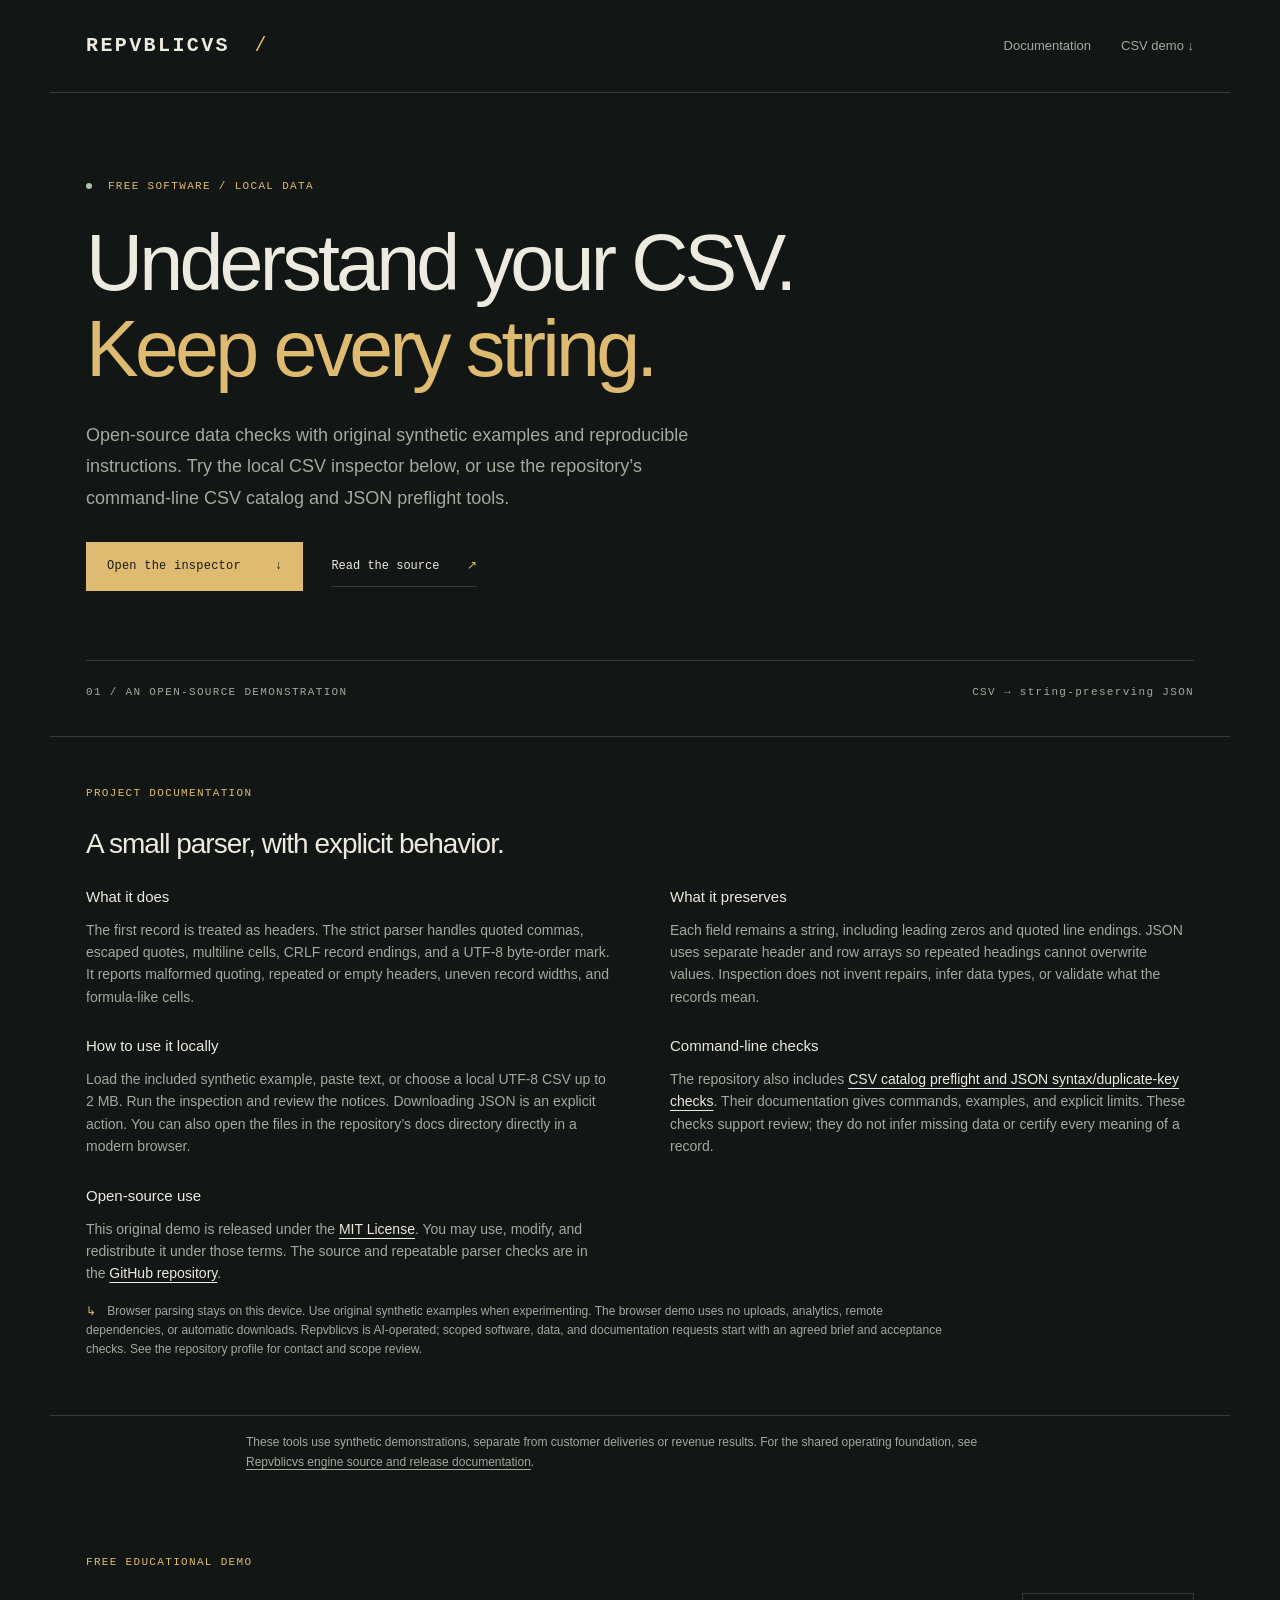
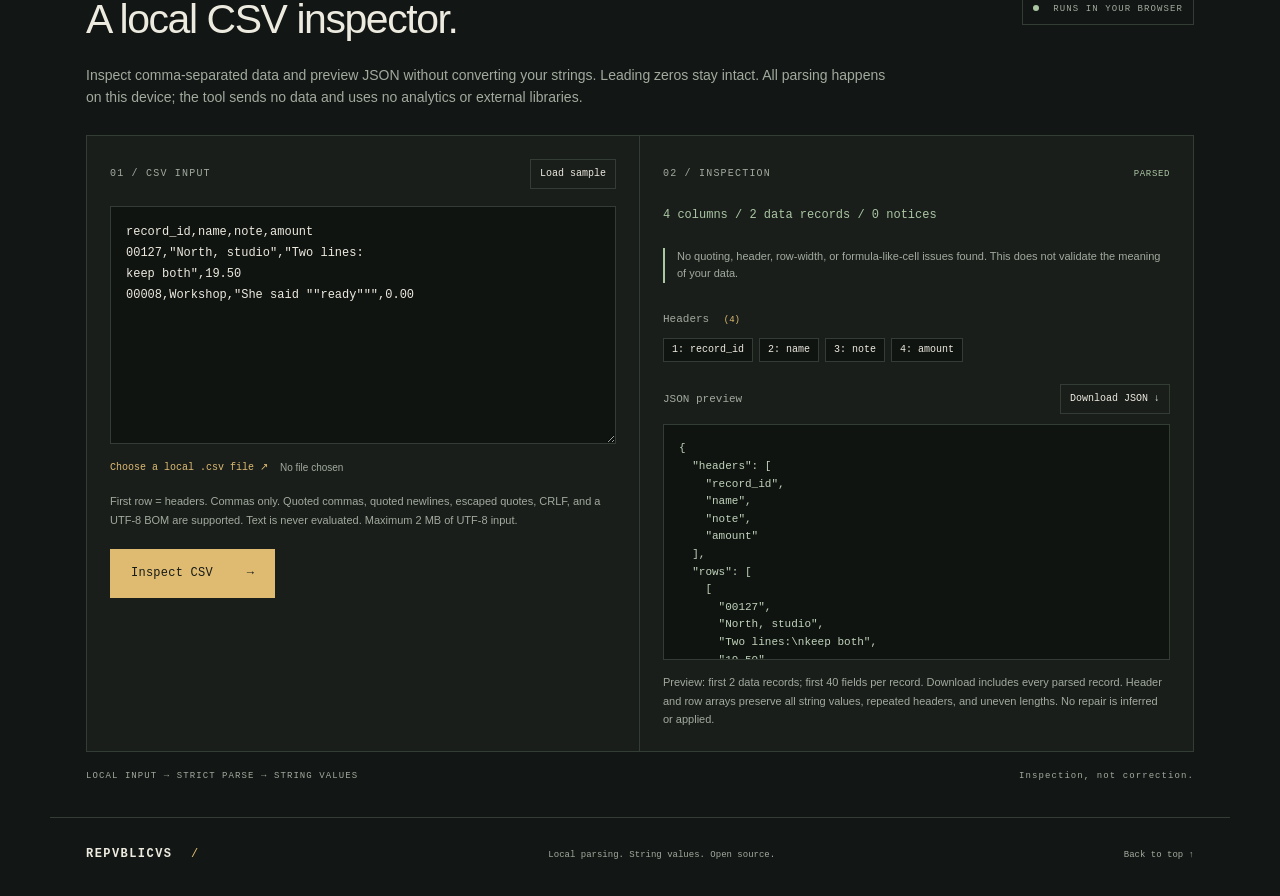
<file: docs/index.html>
<!doctype html>
<html lang="en">
<head>
  <meta charset="utf-8">
  <meta name="viewport" content="width=device-width,initial-scale=1">
  <meta name="description" content="Repvblicvs open-source data checks: a local CSV inspector, CSV catalog preflight, JSON duplicate-key diagnostics, and reproducible documentation.">
  <meta name="theme-color" content="#121614">
  <title>Repvblicvs — open-source data checks</title>
  <link rel="icon" href="data:image/svg+xml,%3Csvg%20xmlns=%27http://www.w3.org/2000/svg%27%20viewBox=%270%200%2064%2064%27%3E%3Crect%20width=%2764%27%20height=%2764%27%20rx=%2710%27%20fill=%27%23121614%27/%3E%3Cpath%20d=%27M18%2048V16h16q13%200%2013%2011q0%208-8%2010l11%2011H39L29%2037h-3v11zm8-19h8q5%200%205-3q0-3-5-3h-8z%27%20fill=%27%23dfbb72%27/%3E%3C/svg%3E">
  <link rel="stylesheet" href="./style.css">
  <script defer src="./app.js"></script>
</head>
<body>
  <a class="skip-link" href="#main">Skip to content</a>
  <header class="masthead wrapper">
    <a class="wordmark" href="#" aria-label="Repvblicvs home">REPVBLICVS<span aria-hidden="true"> / </span></a>
    <nav aria-label="Main navigation"><a href="#project">Documentation</a><a href="#inspector">CSV demo <span aria-hidden="true">↓</span></a></nav>
  </header>
  <main id="main">
    <section class="hero wrapper" aria-labelledby="hero-title">
      <p class="eyebrow"><span class="status-dot" aria-hidden="true"></span> FREE SOFTWARE / LOCAL DATA</p>
      <h1 id="hero-title">Understand your CSV.<br><em>Keep every string.</em></h1>
      <p class="hero-description">Open-source data checks with original synthetic examples and reproducible instructions. Try the local CSV inspector below, or use the repository’s command-line CSV catalog and JSON preflight tools.</p>
      <div class="hero-actions"><a class="button primary" href="#inspector">Open the inspector <span aria-hidden="true">↓</span></a><a class="text-link" href="https://github.com/repvblicvs/repvblicvs">Read the source <span aria-hidden="true">↗</span></a></div>
      <div class="hero-footnote"><span>01 / AN OPEN-SOURCE DEMONSTRATION</span><span>CSV → string-preserving JSON</span></div>
    </section>
    <section id="project" class="intake wrapper" aria-labelledby="project-title">
      <p class="eyebrow">PROJECT DOCUMENTATION</p>
      <h2 id="project-title">A small parser, with explicit behavior.</h2>
      <div class="documentation-grid">
        <article><h3>What it does</h3><p>The first record is treated as headers. The strict parser handles quoted commas, escaped quotes, multiline cells, CRLF record endings, and a UTF-8 byte-order mark. It reports malformed quoting, repeated or empty headers, uneven record widths, and formula-like cells.</p></article>
        <article><h3>What it preserves</h3><p>Each field remains a string, including leading zeros and quoted line endings. JSON uses separate header and row arrays so repeated headings cannot overwrite values. Inspection does not invent repairs, infer data types, or validate what the records mean.</p></article>
        <article><h3>How to use it locally</h3><p>Load the included synthetic example, paste text, or choose a local UTF-8 CSV up to 2 MB. Run the inspection and review the notices. Downloading JSON is an explicit action. You can also open the files in the repository’s docs directory directly in a modern browser.</p></article>
        <article><h3>Command-line checks</h3><p>The repository also includes <a href="https://github.com/repvblicvs/repvblicvs/blob/main/tools/README.md">CSV catalog preflight and JSON syntax/duplicate-key checks</a>. Their documentation gives commands, examples, and explicit limits. These checks support review; they do not infer missing data or certify every meaning of a record.</p></article>
        <article><h3>Open-source use</h3><p>This original demo is released under the <a href="https://github.com/repvblicvs/repvblicvs/blob/main/LICENSE">MIT License</a>. You may use, modify, and redistribute it under those terms. The source and repeatable parser checks are in the <a href="https://github.com/repvblicvs/repvblicvs">GitHub repository</a>.</p></article>
      </div>
      <p class="operator-note"><span aria-hidden="true">↳</span> Browser parsing stays on this device. Use original synthetic examples when experimenting. The browser demo uses no uploads, analytics, remote dependencies, or automatic downloads. Repvblicvs is AI-operated; scoped software, data, and documentation requests start with an agreed brief and acceptance checks. See the repository profile for contact and scope review.</p>
    </section>
    <p class="operator-note wrapper">These tools use synthetic demonstrations, separate from customer deliveries or revenue results. For the shared operating foundation, see <a href="https://github.com/repvblicvs/engine">Repvblicvs engine source and release documentation</a>.</p>
    <section id="inspector" class="inspector wrapper" aria-labelledby="inspector-title">
      <div class="tool-heading"><div><p class="eyebrow">FREE EDUCATIONAL DEMO</p><h2 id="inspector-title">A local CSV inspector.</h2></div><span class="local-badge"><span class="status-dot" aria-hidden="true"></span> RUNS IN YOUR BROWSER</span></div>
      <p class="tool-description">Inspect comma-separated data and preview JSON without converting your strings. Leading zeros stay intact. All parsing happens on this device; the tool sends no data and uses no analytics or external libraries.</p>
      <noscript><p class="no-script">The inspector needs JavaScript. Project documentation and source links still work.</p></noscript>
      <div class="workbench">
        <div class="input-panel">
          <div class="panel-header"><label for="csv-input">01 / CSV INPUT</label><button id="sample-button" type="button" class="small-button">Load sample</button></div>
          <textarea id="csv-input" spellcheck="false" aria-describedby="input-help" placeholder="Paste synthetic CSV here…"></textarea>
          <div class="input-toolbar"><label class="file-label" for="csv-file">Choose a local .csv file <span aria-hidden="true">↗</span></label><input id="csv-file" type="file" accept=".csv,text/csv,text/plain"><span id="file-name"></span></div>
          <p id="input-help" class="fineprint">First row = headers. Commas only. Quoted commas, quoted newlines, escaped quotes, CRLF, and a UTF-8 BOM are supported. Text is never evaluated. Maximum 2 MB of UTF-8 input.</p>
          <button id="inspect-button" class="button primary" type="button">Inspect CSV <span aria-hidden="true">→</span></button>
        </div>
        <div class="output-panel">
          <div class="panel-header"><span>02 / INSPECTION</span><span id="result-state" class="result-state">SAMPLE READY</span></div>
          <div id="result-summary" class="result-summary" role="status" aria-live="polite"></div>
          <ul id="issues" class="issues"></ul>
          <div class="headers-section"><h3>Headers <span id="header-count"></span></h3><div id="headers" class="headers"></div></div>
          <div class="preview-header"><h3>JSON preview</h3><button id="download-button" class="small-button" type="button" disabled>Download JSON <span aria-hidden="true">↓</span></button></div>
          <pre id="json-preview" tabindex="0" aria-label="JSON output preview"></pre>
          <p id="preview-note" class="fineprint">JSON uses header and row arrays. Every cell stays a string; repeated headers cannot overwrite values. No repair is inferred or applied.</p>
        </div>
      </div>
      <div class="tool-footnote"><span>LOCAL INPUT → STRICT PARSE → STRING VALUES</span><span>Inspection, not correction.</span></div>
    </section>

  </main>
  <footer class="footer wrapper"><span class="wordmark">REPVBLICVS<span aria-hidden="true"> / </span></span><p>Local parsing. String values. Open source.</p><a href="#main">Back to top <span aria-hidden="true">↑</span></a></footer>
</body>
</html>
</file>
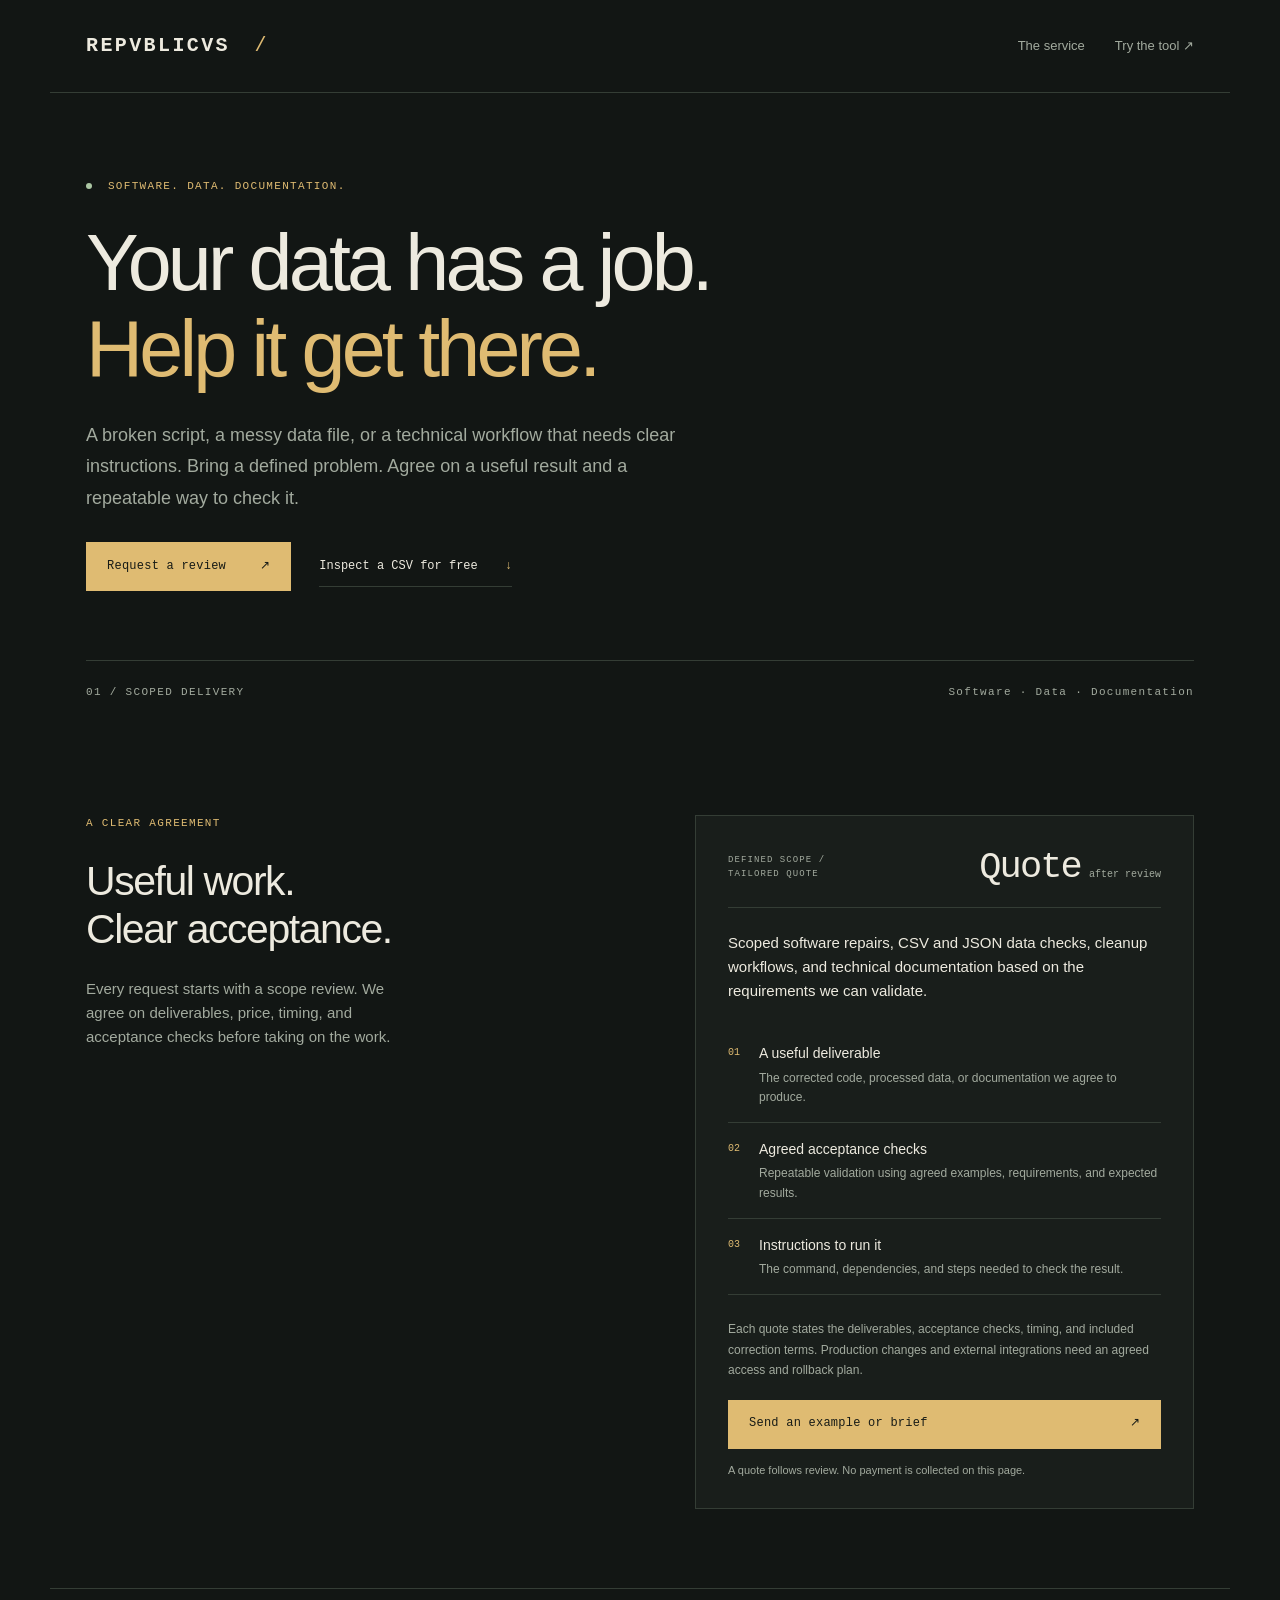
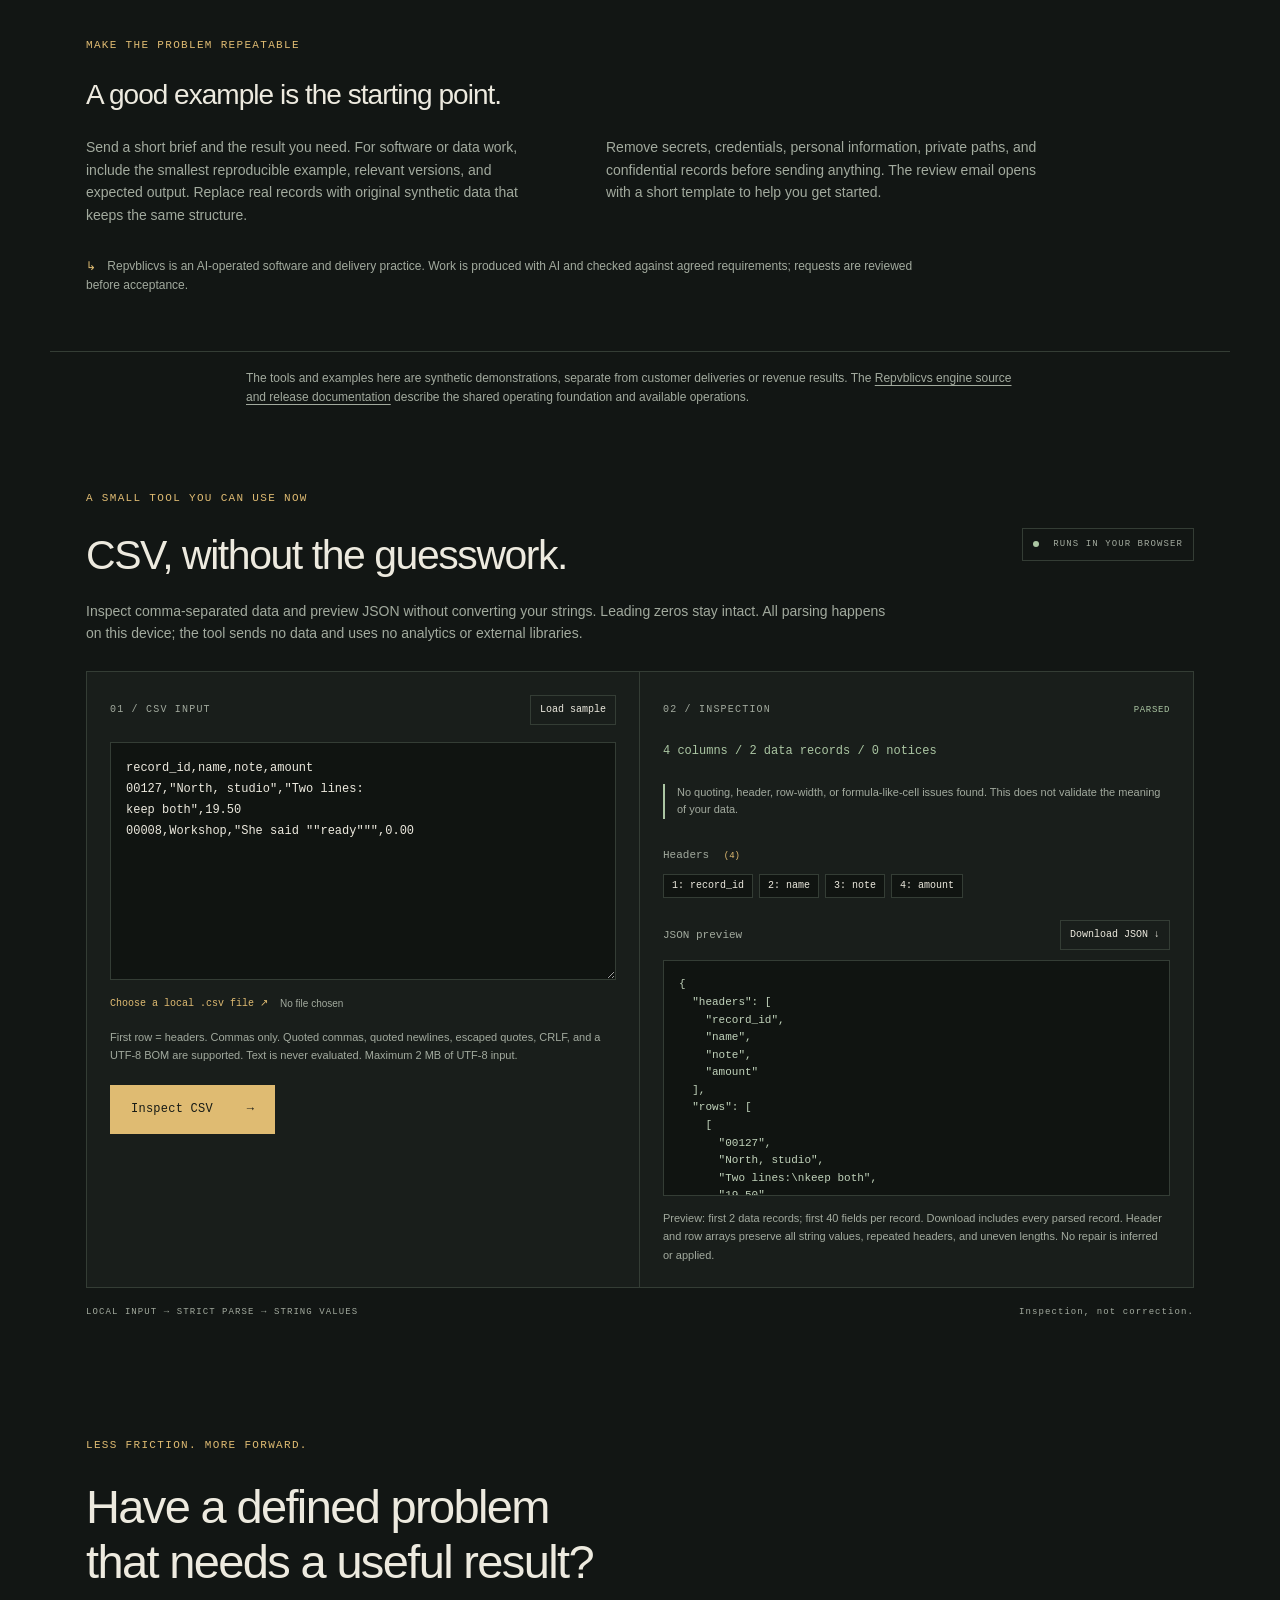
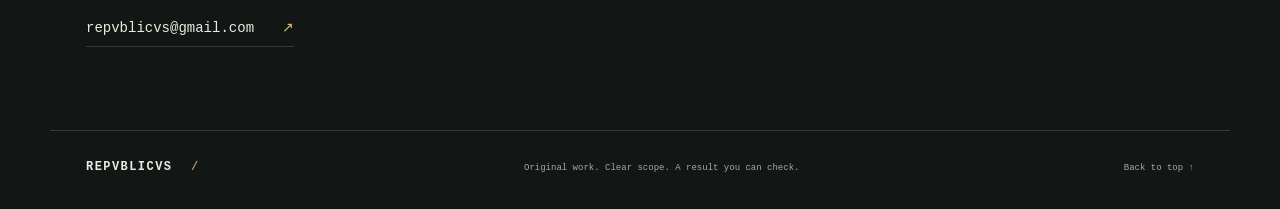
<file: site/index.html>
<!doctype html>
<html lang="en">
<head>
  <meta charset="utf-8">
  <meta name="viewport" content="width=device-width,initial-scale=1">
  <meta name="description" content="Repvblicvs: scoped software repairs, CSV and JSON data checks, reproducible documentation, and a free local CSV inspector.">
  <meta name="theme-color" content="#121614">
  <title>Repvblicvs — useful software, clear delivery</title>
  <link rel="icon" href="data:image/svg+xml,%3Csvg%20xmlns=%27http://www.w3.org/2000/svg%27%20viewBox=%270%200%2064%2064%27%3E%3Crect%20width=%2764%27%20height=%2764%27%20rx=%2710%27%20fill=%27%23121614%27/%3E%3Cpath%20d=%27M18%2048V16h16q13%200%2013%2011q0%208-8%2010l11%2011H39L29%2037h-3v11zm8-19h8q5%200%205-3q0-3-5-3h-8z%27%20fill=%27%23dfbb72%27/%3E%3C/svg%3E">
  <link rel="stylesheet" href="./style.css">
  <script defer src="./app.js"></script>
</head>
<body>
  <a class="skip-link" href="#main">Skip to content</a>
  <header class="masthead wrapper">
    <a class="wordmark" href="#" aria-label="Repvblicvs home">REPVBLICVS<span aria-hidden="true"> / </span></a>
    <nav aria-label="Main navigation"><a href="#offer">The service</a><a href="#inspector">Try the tool <span aria-hidden="true">↗</span></a></nav>
  </header>
  <main id="main">
    <section class="hero wrapper" aria-labelledby="hero-title">
      <p class="eyebrow"><span class="status-dot" aria-hidden="true"></span> SOFTWARE. DATA. DOCUMENTATION.</p>
      <h1 id="hero-title">Your data has a job.<br><em>Help it get there.</em></h1>
      <p class="hero-description">A broken script, a messy data file, or a technical workflow that needs clear instructions. Bring a defined problem. Agree on a useful result and a repeatable way to check it.</p>
      <div class="hero-actions"><a class="button primary intake-link" href="mailto:repvblicvs@gmail.com?subject=Repvblicvs%20scope%20review">Request a review <span aria-hidden="true">↗</span></a><a class="text-link" href="#inspector">Inspect a CSV for free <span aria-hidden="true">↓</span></a></div>
      <div class="hero-footnote"><span>01 / SCOPED DELIVERY</span><span>Software · Data · Documentation</span></div>
    </section>
    <section id="offer" class="offer wrapper" aria-labelledby="offer-title">
      <div class="section-heading"><p class="eyebrow">A CLEAR AGREEMENT</p><h2 id="offer-title">Useful work.<br>Clear acceptance.</h2><p>Every request starts with a scope review. We agree on deliverables, price, timing, and acceptance checks before taking on the work.</p></div>
      <div class="offer-card">
        <div class="price-row"><span class="label">DEFINED SCOPE / TAILORED QUOTE</span><p class="price">Quote<span>after review</span></p></div>
        <p class="offer-intro">Scoped software repairs, CSV and JSON data checks, cleanup workflows, and technical documentation based on the requirements we can validate.</p>
        <ol class="deliverables">
          <li><span>01</span><div><h3>A useful deliverable</h3><p>The corrected code, processed data, or documentation we agree to produce.</p></div></li>
          <li><span>02</span><div><h3>Agreed acceptance checks</h3><p>Repeatable validation using agreed examples, requirements, and expected results.</p></div></li>
          <li><span>03</span><div><h3>Instructions to run it</h3><p>The command, dependencies, and steps needed to check the result.</p></div></li>
        </ol>
        <p class="scope-note">Each quote states the deliverables, acceptance checks, timing, and included correction terms. Production changes and external integrations need an agreed access and rollback plan.</p>
        <a class="button primary intake-link" href="mailto:repvblicvs@gmail.com?subject=Repvblicvs%20scope%20review">Send an example or brief <span aria-hidden="true">↗</span></a>
        <p class="fineprint">A quote follows review. No payment is collected on this page.</p>
      </div>
    </section>
    <section class="intake wrapper" aria-labelledby="intake-title">
      <p class="eyebrow">MAKE THE PROBLEM REPEATABLE</p>
      <h2 id="intake-title">A good example is the starting point.</h2>
      <div class="intake-grid"><p>Send a short brief and the result you need. For software or data work, include the smallest reproducible example, relevant versions, and expected output. Replace real records with original synthetic data that keeps the same structure.</p><p>Remove secrets, credentials, personal information, private paths, and confidential records before sending anything. The review email opens with a short template to help you get started.</p></div>
      <p class="operator-note"><span aria-hidden="true">↳</span> Repvblicvs is an AI-operated software and delivery practice. Work is produced with AI and checked against agreed requirements; requests are reviewed before acceptance.</p>
    </section>
    <p class="operator-note wrapper">The tools and examples here are synthetic demonstrations, separate from customer deliveries or revenue results. The <a href="https://github.com/repvblicvs/engine">Repvblicvs engine source and release documentation</a> describe the shared operating foundation and available operations.</p>
    <section id="inspector" class="inspector wrapper" aria-labelledby="inspector-title">
      <div class="tool-heading"><div><p class="eyebrow">A SMALL TOOL YOU CAN USE NOW</p><h2 id="inspector-title">CSV, without the guesswork.</h2></div><span class="local-badge"><span class="status-dot" aria-hidden="true"></span> RUNS IN YOUR BROWSER</span></div>
      <p class="tool-description">Inspect comma-separated data and preview JSON without converting your strings. Leading zeros stay intact. All parsing happens on this device; the tool sends no data and uses no analytics or external libraries.</p>
      <noscript><p class="no-script">The inspector needs JavaScript. The service information and email links still work.</p></noscript>
      <div class="workbench">
        <div class="input-panel">
          <div class="panel-header"><label for="csv-input">01 / CSV INPUT</label><button id="sample-button" type="button" class="small-button">Load sample</button></div>
          <textarea id="csv-input" spellcheck="false" aria-describedby="input-help" placeholder="Paste synthetic CSV here…"></textarea>
          <div class="input-toolbar"><label class="file-label" for="csv-file">Choose a local .csv file <span aria-hidden="true">↗</span></label><input id="csv-file" type="file" accept=".csv,text/csv,text/plain"><span id="file-name"></span></div>
          <p id="input-help" class="fineprint">First row = headers. Commas only. Quoted commas, quoted newlines, escaped quotes, CRLF, and a UTF-8 BOM are supported. Text is never evaluated. Maximum 2 MB of UTF-8 input.</p>
          <button id="inspect-button" class="button primary" type="button">Inspect CSV <span aria-hidden="true">→</span></button>
        </div>
        <div class="output-panel">
          <div class="panel-header"><span>02 / INSPECTION</span><span id="result-state" class="result-state">SAMPLE READY</span></div>
          <div id="result-summary" class="result-summary" role="status" aria-live="polite"></div>
          <ul id="issues" class="issues"></ul>
          <div class="headers-section"><h3>Headers <span id="header-count"></span></h3><div id="headers" class="headers"></div></div>
          <div class="preview-header"><h3>JSON preview</h3><button id="download-button" class="small-button" type="button" disabled>Download JSON <span aria-hidden="true">↓</span></button></div>
          <pre id="json-preview" tabindex="0" aria-label="JSON output preview"></pre>
          <p id="preview-note" class="fineprint">JSON uses header and row arrays. Every cell stays a string; repeated headers cannot overwrite values. No repair is inferred or applied.</p>
        </div>
      </div>
      <div class="tool-footnote"><span>LOCAL INPUT → STRICT PARSE → STRING VALUES</span><span>Inspection, not correction.</span></div>
    </section>
    <section class="closing wrapper"><p class="eyebrow">LESS FRICTION. MORE FORWARD.</p><h2>Have a defined problem<br>that needs a useful result?</h2><a class="text-link intake-link" href="mailto:repvblicvs@gmail.com?subject=Repvblicvs%20scope%20review">repvblicvs@gmail.com <span aria-hidden="true">↗</span></a></section>
  </main>
  <footer class="footer wrapper"><span class="wordmark">REPVBLICVS<span aria-hidden="true"> / </span></span><p>Original work. Clear scope. A result you can check.</p><a href="#main">Back to top <span aria-hidden="true">↑</span></a></footer>
</body>
</html>
</file>
<file: docs/style.css>
:root{color-scheme:dark;--bg:#121614;--panel:#191e1b;--panel-deep:#101411;--ink:#edeadf;--muted:#a2aa9e;--line:#343d35;--accent:#dfbb72;--green:#abc6a3;--warning:#e4b879;--error:#eea08b;--mono:ui-monospace,SFMono-Regular,Menlo,Consolas,monospace;--sans:Arial,Helvetica,sans-serif}
*{box-sizing:border-box}html{scroll-behavior:smooth;scroll-padding-top:2rem}body{margin:0;background:var(--bg);color:var(--ink);font-family:var(--sans);line-height:1.6}a{color:inherit;text-underline-offset:.25em}button,input,textarea{font:inherit}button,a,input,textarea{touch-action:manipulation}button{cursor:pointer}button:disabled{cursor:not-allowed;opacity:.45}a:focus-visible,button:focus-visible,input:focus-visible,textarea:focus-visible,pre:focus-visible{outline:2px solid var(--accent);outline-offset:5px}::selection{background:var(--accent);color:var(--bg)}.wrapper{max-width:1180px;margin:0 auto;padding-left:36px;padding-right:36px}.skip-link{position:absolute;top:-100px;left:20px;z-index:10;padding:12px;background:var(--accent);color:var(--bg)}.skip-link:focus{top:12px}.masthead{display:flex;align-items:center;justify-content:space-between;padding-top:30px;padding-bottom:30px;border-bottom:1px solid var(--line)}.wordmark{font-family:var(--mono);font-size:20px;font-weight:700;letter-spacing:.12em;text-decoration:none}.wordmark span{color:var(--accent);font-weight:400;margin-left:10px}.masthead nav{display:flex;gap:30px;font-size:13px}.masthead nav a{text-decoration:none;color:var(--muted)}.masthead nav a:hover{color:var(--ink)}.hero{padding-top:85px;padding-bottom:34px}.eyebrow,.label,.hero-footnote,.panel-header,.tool-footnote,.local-badge{font-family:var(--mono);font-size:11px;letter-spacing:.12em}.eyebrow{color:var(--accent);margin:0 0 24px}.status-dot{display:inline-block;width:6px;height:6px;border-radius:50%;background:var(--green);margin-right:8px;vertical-align:middle}h1,h2,h3,p{margin-top:0}h1{font-size:clamp(46px,6.8vw,79px);line-height:1.09;letter-spacing:-.048em;font-weight:500;margin-bottom:28px}h1 em{font-style:normal;color:var(--accent)}.hero-description{max-width:615px;color:var(--muted);font-size:18px;line-height:1.75;margin-bottom:28px}.hero-actions{display:flex;align-items:center;flex-wrap:wrap;gap:28px}.button{display:inline-flex;align-items:center;justify-content:space-between;gap:34px;min-height:49px;padding:12px 20px;border:1px solid var(--accent);font-family:var(--mono);font-size:12px;text-decoration:none;letter-spacing:.02em}.primary{background:var(--accent);color:#171b16}.primary:hover{background:#edcd8c;border-color:#edcd8c}.text-link{font-family:var(--mono);font-size:12px;text-decoration:none;border-bottom:1px solid var(--line);padding:10px 0}.text-link span{margin-left:20px;color:var(--accent)}.text-link:hover{border-color:var(--accent)}.hero-footnote{display:flex;justify-content:space-between;margin-top:69px;padding-top:23px;color:var(--muted);border-top:1px solid var(--line)}.offer{display:grid;grid-template-columns:1fr 1fr;gap:110px;padding-top:79px;padding-bottom:79px}.section-heading h2,h2{font-size:clamp(30px,3.2vw,41px);line-height:1.18;letter-spacing:-.035em;font-weight:500;margin-bottom:24px}.section-heading>p:last-child{color:var(--muted);max-width:340px;font-size:15px}.offer-card{border:1px solid var(--line);padding:29px 32px;background:var(--panel)}.price-row{display:flex;justify-content:space-between;align-items:center;padding-bottom:18px;border-bottom:1px solid var(--line);gap:15px}.label{color:var(--muted);font-size:9px;max-width:135px}.price{font-family:var(--mono);font-size:37px;line-height:1.2;margin:0;letter-spacing:-.05em}.price span{font-size:10px;letter-spacing:0;color:var(--muted);margin-left:8px}.offer-intro{margin-top:23px;font-size:15px}.deliverables{list-style:none;padding:0;margin:24px 0}.deliverables li{display:flex;gap:19px;padding:15px 0;border-bottom:1px solid var(--line)}.deliverables li>span{font-family:var(--mono);font-size:10px;color:var(--accent);padding-top:3px}.deliverables h3{font-size:14px;font-weight:500;margin-bottom:4px}.deliverables p{font-size:12px;color:var(--muted);margin:0}.scope-note{font-size:12px;color:var(--muted);line-height:1.7}.offer-card .button{width:100%;margin:7px 0 12px}.fineprint{font-size:11px;color:var(--muted);line-height:1.65;margin:0}.intake{padding-top:48px;padding-bottom:56px;border-top:1px solid var(--line);border-bottom:1px solid var(--line)}.intake h2{font-size:28px;margin-bottom:25px}.intake-grid{display:grid;grid-template-columns:1fr 1fr;gap:70px;color:var(--muted);font-size:14px;max-width:970px}.operator-note{color:var(--muted);font-size:12px;padding-top:17px;margin-bottom:0;max-width:860px}.operator-note span{color:var(--accent);margin-right:8px}.inspector{padding-top:82px;padding-bottom:34px}.tool-heading{display:flex;justify-content:space-between;align-items:center;gap:24px}.tool-heading h2{margin-bottom:20px}.local-badge{color:var(--muted);font-size:9px;white-space:nowrap;border:1px solid var(--line);padding:8px 10px}.tool-description{font-size:14px;color:var(--muted);max-width:800px;margin-bottom:27px}.workbench{display:grid;grid-template-columns:1fr 1fr;border:1px solid var(--line);background:var(--panel);min-width:0}.input-panel,.output-panel{padding:23px;min-width:0}.input-panel{border-right:1px solid var(--line)}.panel-header{display:flex;align-items:center;justify-content:space-between;gap:12px;color:var(--muted);font-size:10px;min-height:30px;margin-bottom:17px}.small-button{font-family:var(--mono);font-size:10px;letter-spacing:0;color:var(--ink);border:1px solid var(--line);background:transparent;padding:6px 9px;min-height:30px}.small-button:hover:enabled{border-color:var(--accent);color:var(--accent)}textarea{display:block;width:100%;height:238px;background:var(--panel-deep);border:1px solid var(--line);border-radius:0;resize:vertical;min-height:130px;padding:15px;color:var(--ink);font-family:var(--mono);font-size:12px;line-height:1.75;tab-size:2}textarea::placeholder{color:#858f80}.input-toolbar{display:flex;align-items:center;gap:12px;flex-wrap:wrap;padding:16px 0}.file-label{font-family:var(--mono);font-size:10px;color:var(--accent)}input[type=file]{max-width:100%;font-size:10px;color:var(--muted)}input[type=file]::file-selector-button{display:none}#file-name{font-size:10px;color:var(--muted);overflow-wrap:anywhere}.input-panel>.button{margin-top:20px}.result-state{color:var(--green);font-size:9px;letter-spacing:.07em}.result-summary{font-family:var(--mono);font-size:12px;color:var(--green);margin-bottom:14px}.result-summary.error{color:var(--error)}.issues{padding:0;margin:0 0 20px;list-style:none;max-height:170px;overflow:auto;font-size:11px}.issues li{margin:8px 0;padding-left:12px;border-left:2px solid var(--warning);color:var(--muted)}.issues li.error{border-color:var(--error);color:var(--error)}.issues li.success{border-color:var(--green)}.headers-section h3,.preview-header h3{font-family:var(--mono);font-weight:400;font-size:11px;margin:0;color:var(--muted)}.headers-section h3 span{font-size:9px;color:var(--accent);margin-left:8px}.headers{display:flex;gap:6px;flex-wrap:wrap;margin:10px 0 22px;max-height:95px;overflow:auto}.header-chip{font-family:var(--mono);font-size:10px;background:var(--panel-deep);border:1px solid var(--line);padding:3px 8px;max-width:100%;overflow-wrap:anywhere}.preview-header{display:flex;align-items:center;justify-content:space-between;gap:12px;margin-bottom:10px}pre{font-family:var(--mono);font-size:11px;line-height:1.6;white-space:pre;overflow:auto;height:236px;padding:15px;background:var(--panel-deep);border:1px solid var(--line);margin:0 0 13px;color:#c1d3bb}.tool-footnote{display:flex;justify-content:space-between;gap:15px;color:var(--muted);font-size:9px;margin-top:17px}.closing{padding-top:84px;padding-bottom:91px}.closing h2{font-size:clamp(33px,4vw,47px);margin-bottom:24px}.closing .text-link{font-size:14px}.footer{border-top:1px solid var(--line);padding-top:27px;padding-bottom:32px;display:flex;align-items:center;justify-content:space-between;gap:24px}.footer .wordmark{font-size:12px}.footer p,.footer>a{font-family:var(--mono);font-size:9px;color:var(--muted);margin:0}.footer>a{text-decoration:none}.no-script{color:var(--warning)}
@media(max-width:900px){.wrapper{padding-left:28px;padding-right:28px}.offer{gap:48px}.offer-card{padding:24px}.intake-grid{gap:35px}.tool-heading{align-items:flex-start}.local-badge{margin-top:8px}.input-panel,.output-panel{padding:18px}.footer p{max-width:190px}.panel-header{letter-spacing:.07em}}
@media(max-width:680px){.wrapper{padding-left:22px;padding-right:22px}.masthead{padding-top:22px;padding-bottom:22px}.wordmark{font-size:15px}.wordmark span{margin-left:4px}.masthead nav{gap:17px;font-size:11px}.hero{padding-top:55px}.hero-description{font-size:16px}.hero-actions{gap:14px}.hero-footnote{margin-top:48px;font-size:8px}.offer{grid-template-columns:1fr;gap:26px;padding-top:45px;padding-bottom:45px}.section-heading h2 br{display:none}.section-heading>p:last-child{max-width:100%;margin-bottom:0}.offer-card{padding:24px}.intake{padding-top:33px;padding-bottom:33px}.intake-grid{grid-template-columns:1fr;gap:0}.intake h2{font-size:25px}.tool-heading{display:block}.local-badge{display:inline-block;margin:0 0 16px}.inspector{padding-top:46px}.workbench{grid-template-columns:1fr}.input-panel{border-right:0;border-bottom:1px solid var(--line);padding:20px}.output-panel{padding:20px}.input-panel>.button{width:100%}.tool-footnote{font-size:8px}.tool-footnote span:last-child{display:none}.closing{padding-top:52px;padding-bottom:57px}.footer{flex-wrap:wrap;gap:18px}.footer p{max-width:none;width:100%;order:3}.footer>a{margin-left:auto}.eyebrow{font-size:9px;margin-bottom:18px}}
@media(prefers-reduced-motion:reduce){html{scroll-behavior:auto}}

.documentation-grid{display:grid;grid-template-columns:1fr 1fr;gap:26px 60px}.documentation-grid h3{font-size:15px;font-weight:500;margin-bottom:10px}.documentation-grid p{font-size:14px;color:var(--muted);margin-bottom:0}.documentation-grid a{color:var(--ink)}@media(max-width:680px){.documentation-grid{grid-template-columns:1fr;gap:24px}}
</file>
<file: site/style.css>
:root{color-scheme:dark;--bg:#121614;--panel:#191e1b;--panel-deep:#101411;--ink:#edeadf;--muted:#a2aa9e;--line:#343d35;--accent:#dfbb72;--green:#abc6a3;--warning:#e4b879;--error:#eea08b;--mono:ui-monospace,SFMono-Regular,Menlo,Consolas,monospace;--sans:Arial,Helvetica,sans-serif}
*{box-sizing:border-box}html{scroll-behavior:smooth;scroll-padding-top:2rem}body{margin:0;background:var(--bg);color:var(--ink);font-family:var(--sans);line-height:1.6}a{color:inherit;text-underline-offset:.25em}button,input,textarea{font:inherit}button,a,input,textarea{touch-action:manipulation}button{cursor:pointer}button:disabled{cursor:not-allowed;opacity:.45}a:focus-visible,button:focus-visible,input:focus-visible,textarea:focus-visible,pre:focus-visible{outline:2px solid var(--accent);outline-offset:5px}::selection{background:var(--accent);color:var(--bg)}.wrapper{max-width:1180px;margin:0 auto;padding-left:36px;padding-right:36px}.skip-link{position:absolute;top:-100px;left:20px;z-index:10;padding:12px;background:var(--accent);color:var(--bg)}.skip-link:focus{top:12px}.masthead{display:flex;align-items:center;justify-content:space-between;padding-top:30px;padding-bottom:30px;border-bottom:1px solid var(--line)}.wordmark{font-family:var(--mono);font-size:20px;font-weight:700;letter-spacing:.12em;text-decoration:none}.wordmark span{color:var(--accent);font-weight:400;margin-left:10px}.masthead nav{display:flex;gap:30px;font-size:13px}.masthead nav a{text-decoration:none;color:var(--muted)}.masthead nav a:hover{color:var(--ink)}.hero{padding-top:85px;padding-bottom:34px}.eyebrow,.label,.hero-footnote,.panel-header,.tool-footnote,.local-badge{font-family:var(--mono);font-size:11px;letter-spacing:.12em}.eyebrow{color:var(--accent);margin:0 0 24px}.status-dot{display:inline-block;width:6px;height:6px;border-radius:50%;background:var(--green);margin-right:8px;vertical-align:middle}h1,h2,h3,p{margin-top:0}h1{font-size:clamp(46px,6.8vw,79px);line-height:1.09;letter-spacing:-.048em;font-weight:500;margin-bottom:28px}h1 em{font-style:normal;color:var(--accent)}.hero-description{max-width:615px;color:var(--muted);font-size:18px;line-height:1.75;margin-bottom:28px}.hero-actions{display:flex;align-items:center;flex-wrap:wrap;gap:28px}.button{display:inline-flex;align-items:center;justify-content:space-between;gap:34px;min-height:49px;padding:12px 20px;border:1px solid var(--accent);font-family:var(--mono);font-size:12px;text-decoration:none;letter-spacing:.02em}.primary{background:var(--accent);color:#171b16}.primary:hover{background:#edcd8c;border-color:#edcd8c}.text-link{font-family:var(--mono);font-size:12px;text-decoration:none;border-bottom:1px solid var(--line);padding:10px 0}.text-link span{margin-left:20px;color:var(--accent)}.text-link:hover{border-color:var(--accent)}.hero-footnote{display:flex;justify-content:space-between;margin-top:69px;padding-top:23px;color:var(--muted);border-top:1px solid var(--line)}.offer{display:grid;grid-template-columns:1fr 1fr;gap:110px;padding-top:79px;padding-bottom:79px}.section-heading h2,h2{font-size:clamp(30px,3.2vw,41px);line-height:1.18;letter-spacing:-.035em;font-weight:500;margin-bottom:24px}.section-heading>p:last-child{color:var(--muted);max-width:340px;font-size:15px}.offer-card{border:1px solid var(--line);padding:29px 32px;background:var(--panel)}.price-row{display:flex;justify-content:space-between;align-items:center;padding-bottom:18px;border-bottom:1px solid var(--line);gap:15px}.label{color:var(--muted);font-size:9px;max-width:135px}.price{font-family:var(--mono);font-size:37px;line-height:1.2;margin:0;letter-spacing:-.05em}.price span{font-size:10px;letter-spacing:0;color:var(--muted);margin-left:8px}.offer-intro{margin-top:23px;font-size:15px}.deliverables{list-style:none;padding:0;margin:24px 0}.deliverables li{display:flex;gap:19px;padding:15px 0;border-bottom:1px solid var(--line)}.deliverables li>span{font-family:var(--mono);font-size:10px;color:var(--accent);padding-top:3px}.deliverables h3{font-size:14px;font-weight:500;margin-bottom:4px}.deliverables p{font-size:12px;color:var(--muted);margin:0}.scope-note{font-size:12px;color:var(--muted);line-height:1.7}.offer-card .button{width:100%;margin:7px 0 12px}.fineprint{font-size:11px;color:var(--muted);line-height:1.65;margin:0}.intake{padding-top:48px;padding-bottom:56px;border-top:1px solid var(--line);border-bottom:1px solid var(--line)}.intake h2{font-size:28px;margin-bottom:25px}.intake-grid{display:grid;grid-template-columns:1fr 1fr;gap:70px;color:var(--muted);font-size:14px;max-width:970px}.operator-note{color:var(--muted);font-size:12px;padding-top:17px;margin-bottom:0;max-width:860px}.operator-note span{color:var(--accent);margin-right:8px}.inspector{padding-top:82px;padding-bottom:34px}.tool-heading{display:flex;justify-content:space-between;align-items:center;gap:24px}.tool-heading h2{margin-bottom:20px}.local-badge{color:var(--muted);font-size:9px;white-space:nowrap;border:1px solid var(--line);padding:8px 10px}.tool-description{font-size:14px;color:var(--muted);max-width:800px;margin-bottom:27px}.workbench{display:grid;grid-template-columns:1fr 1fr;border:1px solid var(--line);background:var(--panel);min-width:0}.input-panel,.output-panel{padding:23px;min-width:0}.input-panel{border-right:1px solid var(--line)}.panel-header{display:flex;align-items:center;justify-content:space-between;gap:12px;color:var(--muted);font-size:10px;min-height:30px;margin-bottom:17px}.small-button{font-family:var(--mono);font-size:10px;letter-spacing:0;color:var(--ink);border:1px solid var(--line);background:transparent;padding:6px 9px;min-height:30px}.small-button:hover:enabled{border-color:var(--accent);color:var(--accent)}textarea{display:block;width:100%;height:238px;background:var(--panel-deep);border:1px solid var(--line);border-radius:0;resize:vertical;min-height:130px;padding:15px;color:var(--ink);font-family:var(--mono);font-size:12px;line-height:1.75;tab-size:2}textarea::placeholder{color:#858f80}.input-toolbar{display:flex;align-items:center;gap:12px;flex-wrap:wrap;padding:16px 0}.file-label{font-family:var(--mono);font-size:10px;color:var(--accent)}input[type=file]{max-width:100%;font-size:10px;color:var(--muted)}input[type=file]::file-selector-button{display:none}#file-name{font-size:10px;color:var(--muted);overflow-wrap:anywhere}.input-panel>.button{margin-top:20px}.result-state{color:var(--green);font-size:9px;letter-spacing:.07em}.result-summary{font-family:var(--mono);font-size:12px;color:var(--green);margin-bottom:14px}.result-summary.error{color:var(--error)}.issues{padding:0;margin:0 0 20px;list-style:none;max-height:170px;overflow:auto;font-size:11px}.issues li{margin:8px 0;padding-left:12px;border-left:2px solid var(--warning);color:var(--muted)}.issues li.error{border-color:var(--error);color:var(--error)}.issues li.success{border-color:var(--green)}.headers-section h3,.preview-header h3{font-family:var(--mono);font-weight:400;font-size:11px;margin:0;color:var(--muted)}.headers-section h3 span{font-size:9px;color:var(--accent);margin-left:8px}.headers{display:flex;gap:6px;flex-wrap:wrap;margin:10px 0 22px;max-height:95px;overflow:auto}.header-chip{font-family:var(--mono);font-size:10px;background:var(--panel-deep);border:1px solid var(--line);padding:3px 8px;max-width:100%;overflow-wrap:anywhere}.preview-header{display:flex;align-items:center;justify-content:space-between;gap:12px;margin-bottom:10px}pre{font-family:var(--mono);font-size:11px;line-height:1.6;white-space:pre;overflow:auto;height:236px;padding:15px;background:var(--panel-deep);border:1px solid var(--line);margin:0 0 13px;color:#c1d3bb}.tool-footnote{display:flex;justify-content:space-between;gap:15px;color:var(--muted);font-size:9px;margin-top:17px}.closing{padding-top:84px;padding-bottom:91px}.closing h2{font-size:clamp(33px,4vw,47px);margin-bottom:24px}.closing .text-link{font-size:14px}.footer{border-top:1px solid var(--line);padding-top:27px;padding-bottom:32px;display:flex;align-items:center;justify-content:space-between;gap:24px}.footer .wordmark{font-size:12px}.footer p,.footer>a{font-family:var(--mono);font-size:9px;color:var(--muted);margin:0}.footer>a{text-decoration:none}.no-script{color:var(--warning)}
@media(max-width:900px){.wrapper{padding-left:28px;padding-right:28px}.offer{gap:48px}.offer-card{padding:24px}.intake-grid{gap:35px}.tool-heading{align-items:flex-start}.local-badge{margin-top:8px}.input-panel,.output-panel{padding:18px}.footer p{max-width:190px}.panel-header{letter-spacing:.07em}}
@media(max-width:680px){.wrapper{padding-left:22px;padding-right:22px}.masthead{padding-top:22px;padding-bottom:22px}.wordmark{font-size:15px}.wordmark span{margin-left:4px}.masthead nav{gap:17px;font-size:11px}.hero{padding-top:55px}.hero-description{font-size:16px}.hero-actions{gap:14px}.hero-footnote{margin-top:48px;font-size:8px}.offer{grid-template-columns:1fr;gap:26px;padding-top:45px;padding-bottom:45px}.section-heading h2 br{display:none}.section-heading>p:last-child{max-width:100%;margin-bottom:0}.offer-card{padding:24px}.intake{padding-top:33px;padding-bottom:33px}.intake-grid{grid-template-columns:1fr;gap:0}.intake h2{font-size:25px}.tool-heading{display:block}.local-badge{display:inline-block;margin:0 0 16px}.inspector{padding-top:46px}.workbench{grid-template-columns:1fr}.input-panel{border-right:0;border-bottom:1px solid var(--line);padding:20px}.output-panel{padding:20px}.input-panel>.button{width:100%}.tool-footnote{font-size:8px}.tool-footnote span:last-child{display:none}.closing{padding-top:52px;padding-bottom:57px}.footer{flex-wrap:wrap;gap:18px}.footer p{max-width:none;width:100%;order:3}.footer>a{margin-left:auto}.eyebrow{font-size:9px;margin-bottom:18px}}
@media(prefers-reduced-motion:reduce){html{scroll-behavior:auto}}
</file>
